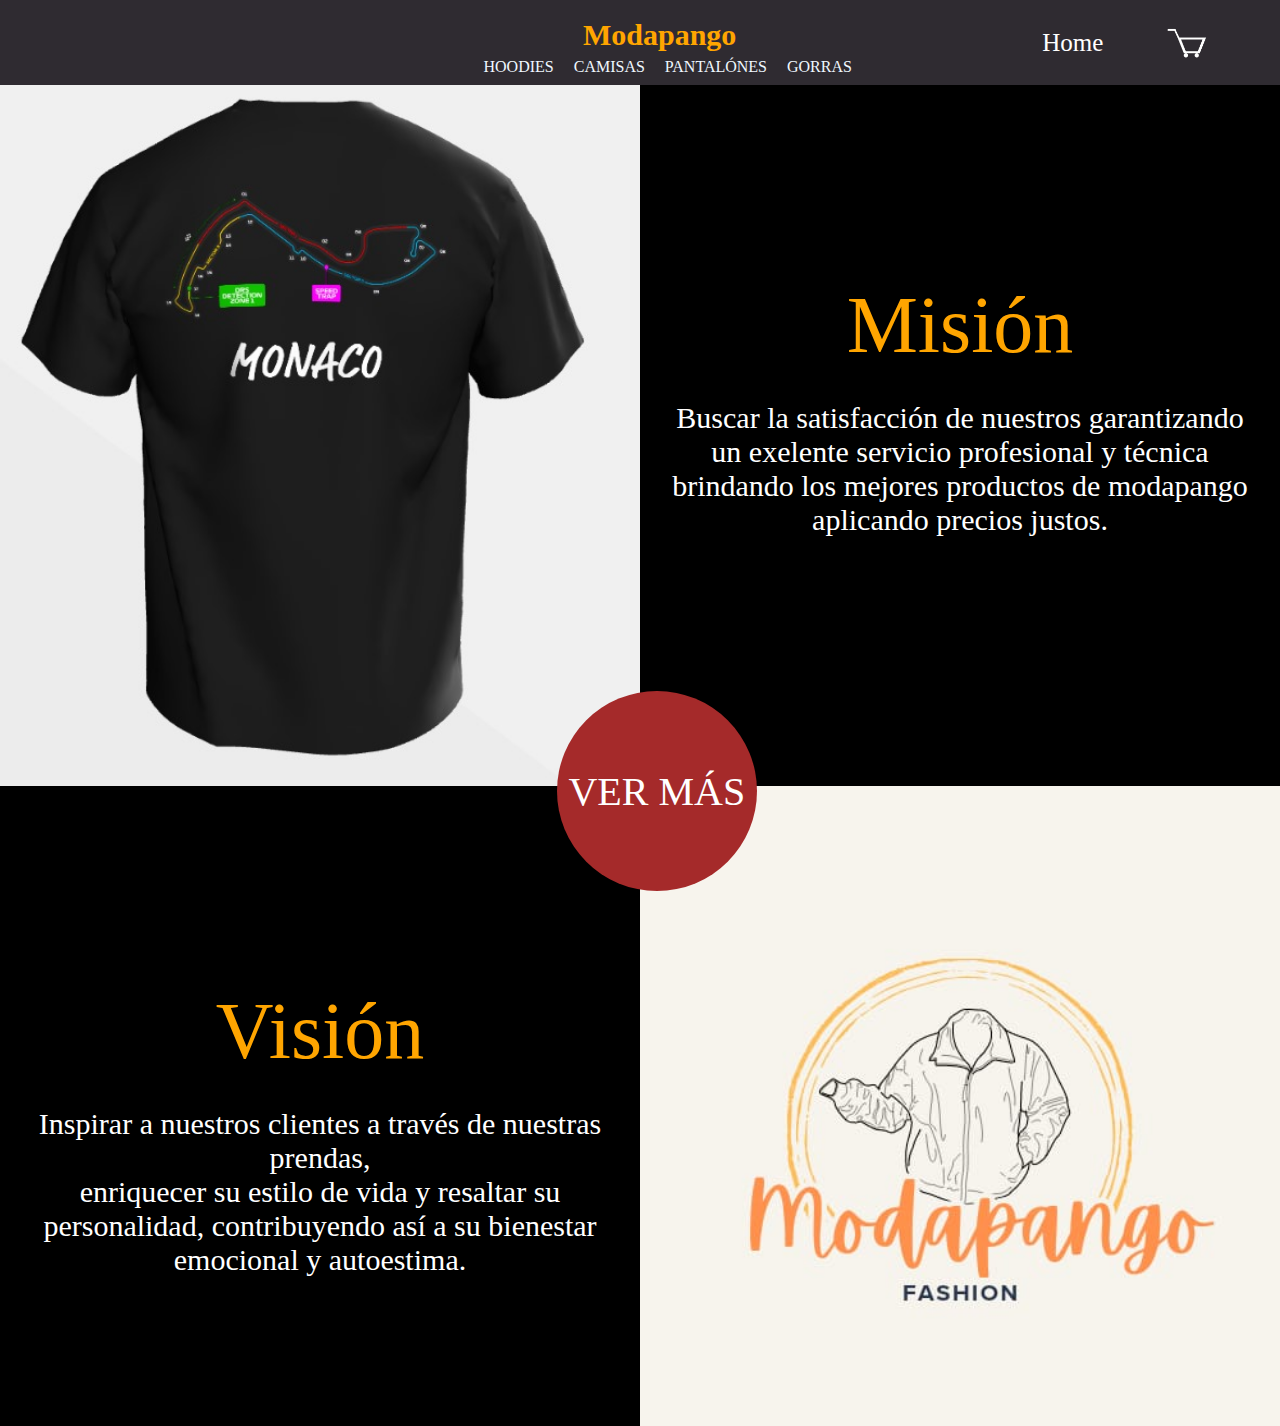
<file: index.html>
<!DOCTYPE html>
<html lang="en">
<head>
    <meta charset="UTF-8">
    <meta name="viewport" content="width=device-width, initial-scale=1.0">
    <link rel="stylesheet" href="style.css">
    <title>Modapango</title>
</head>
<header>
   
    <div class="cont-menu">
        <a href="index.html"><h2>Modapango</h2></a>
        <nav id="menu">
            <a href="hoddies.html">HOODIES</a>
            <a href="camisas.html">CAMISAS</a>
            <a href="pantalones.html">PANTALÓNES</a>
            <a href="gorras.html">GORRAS</a>
        </nav>
    </div>
  <div class="cont-menu2">
    <div class="home">
    
        <a href="home.html">Home</a>
    </div>
    
    <div class="cont-carrito">
        <img src="img/carrito blanco.png" alt="">

    </div>
    </div>
</header>

<body>
    <div class="cont-cuerpo">
            <div class="vermas">
                <a href="home.html">VER MÁS</a>
            </div>
        <div class="cont-cuerpo1">
            <div class="slider-frame">
                <ul>
                    <li><img src="img/c2.jpeg" alt=""></li>
                    <li><img src="img/EL SECRETO DE UN GRAN ESTILO ES SENTIRSE BIEN CON LO QUE VISTES.jpg" alt=""></li>
                    <li><img src="img/c1.jpeg" alt=""></li>
                    <li><img src="img/VISTETE A LA MODA CON MODAPANGO.jpg" alt=""></li>
                </ul>
            </div>
            <div class="mision">
                <div class="v2">
                <p>Misión</p>
                </div>
                <p>Buscar la satisfacción de nuestros garantizando un exelente servicio profesional y técnica brindando los mejores productos de modapango aplicando precios justos.</p>
            </div>
        </div>
        <div class="cont-cuerpo2">
            <div class="vision">
                <div class="v2">
                <p>Visión</p>
                </div>
                <p>Inspirar a nuestros clientes a través de nuestras prendas,
                    <br>
                    enriquecer su estilo de vida y resaltar su personalidad, contribuyendo así a su bienestar emocional y autoestima.</p>
            </div>
                <img src="img/logo.jpeg" alt="">

          
        </div>

    </div>
 

    
</body>
</html>
</file>
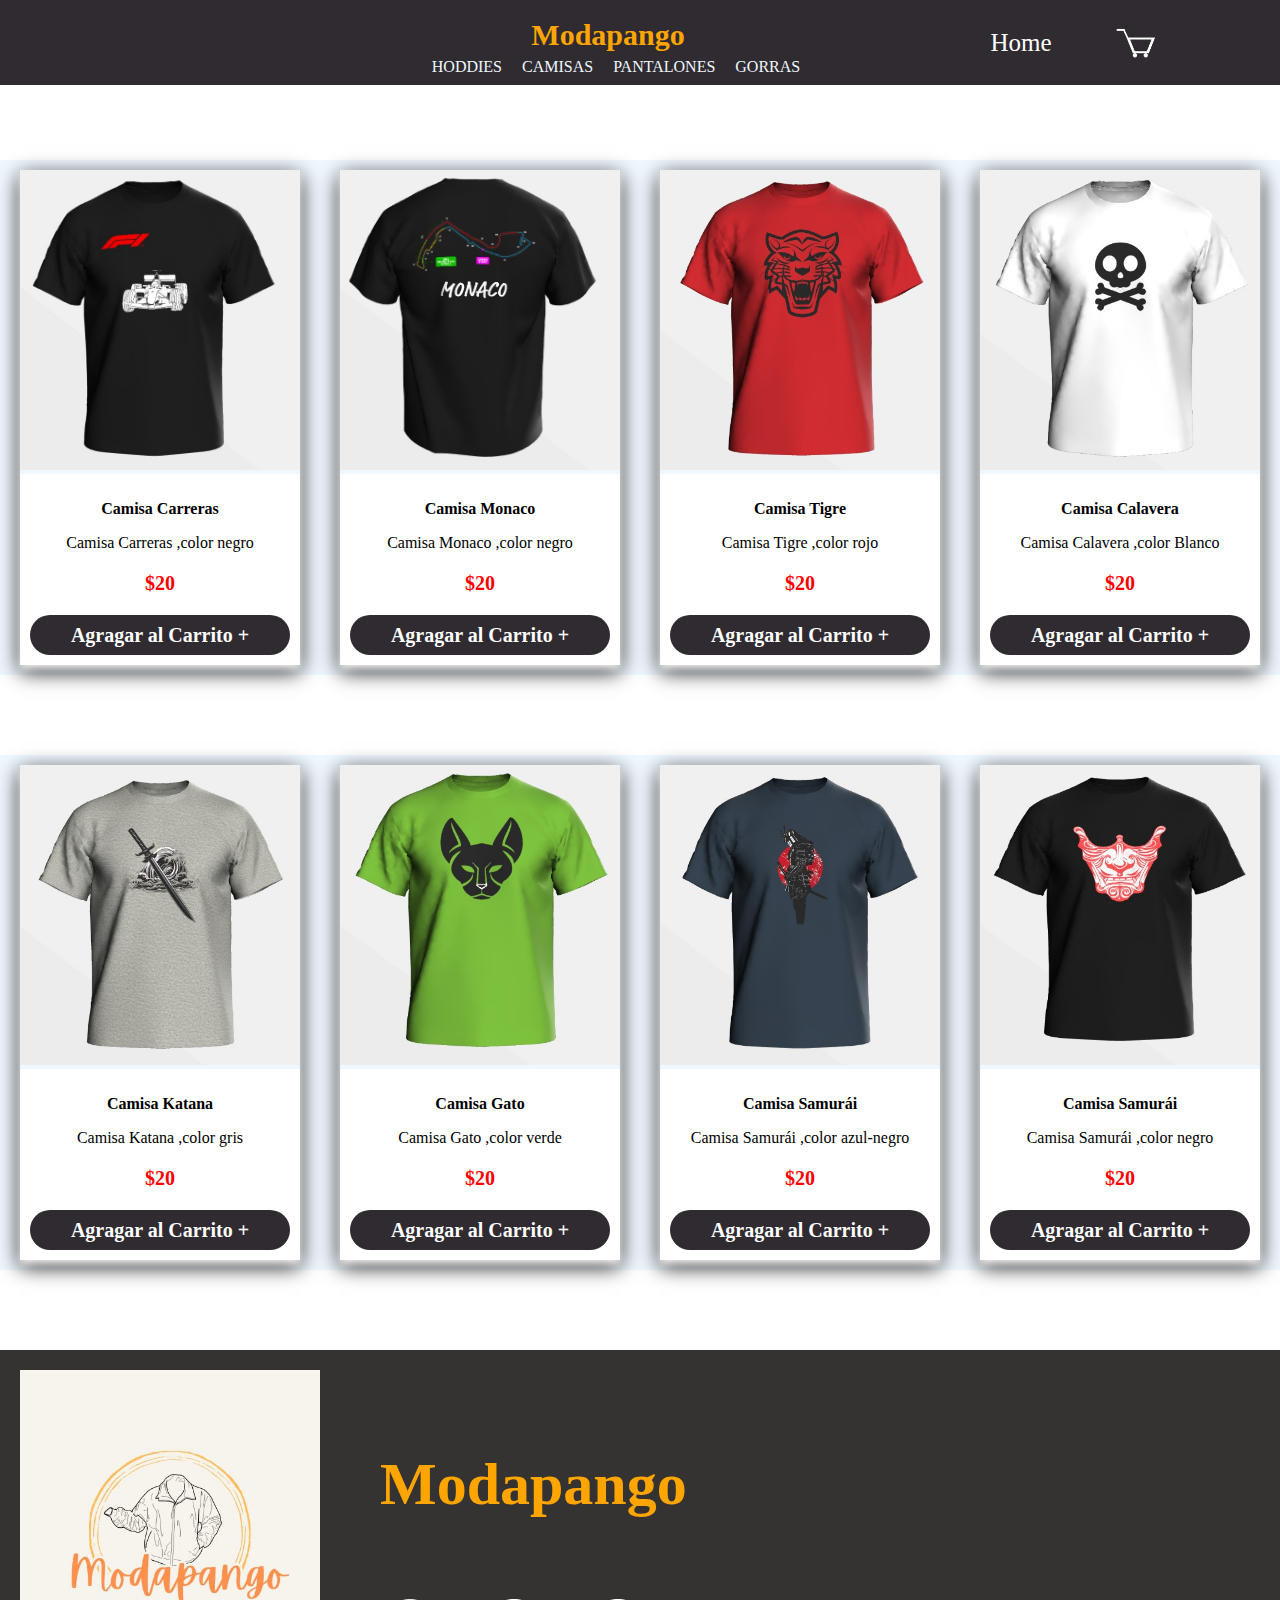
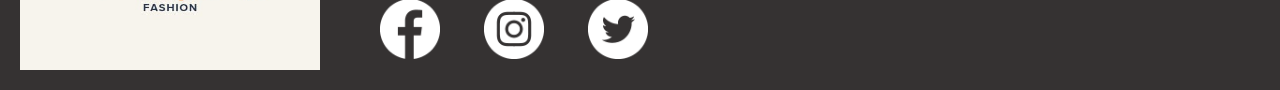
<file: camisas.html>
<!DOCTYPE html>
<html lang="en">
<head>
    <meta charset="UTF-8">
    <meta name="viewport" content="width=device-width, initial-scale=1.0">
    <link rel="stylesheet" href="camisas style.css">
    <title>Document</title>
</head>
<header>
   
    <div class="cont-menu">
        <a href="index.html"><h2>Modapango</h2></a>
        <nav id="menu">
            <a href="hoddies.html">HODDIES</a>
            <a href="camisas.html">CAMISAS</a>
            <a href="pantalones.html">PANTALONES</a>
            <a href="gorras.html">GORRAS</a>
        </nav>
    </div>
  <div class="cont-menu2">
    <div class="home">
    
        <a href="home.html">Home</a>
    </div>
    
    <div class="cont-carrito">
        <img src="img/carrito blanco.png" alt="">

    </div>
    </div>
</header>

<body>

    <div class="cont-cuerpo">

        

        <div class="cont-1">
            <div class="cont-producto">
                <div class="imagen">
                    <img src="img/c1.jpeg" alt="">
                </div>
                <div class="texto-producto">
                    <p><strong>Camisa Carreras</strong></p>
                    <p class="descripcion ">Camisa Carreras ,color negro </p>
                    <p class="precio"><strong>$20</strong></p>
                <div class="carrito">
                    <a href=""><strong>Agragar al Carrito +</strong></a>

                </div>                                    
                </div>
            </div>
            <div class="cont-producto">
                <div class="imagen">
                    <img src="img/c2.jpeg" alt="">
                </div>
                <div class="texto-producto">
                    <p><strong>Camisa Monaco</strong></p>
                    <p class="descripcion ">Camisa Monaco ,color negro </p>
                    <p class="precio"><strong>$20</strong></p>
                    <div class="carrito">
                        <a href=""><strong>Agragar al Carrito +</strong></a>
                       
                    </div> 
                </div>
            </div>
            <div class="cont-producto">
                <div class="imagen">
                    <img src="img/c3.jpeg" alt="">
                </div>
                <div class="texto-producto">
                    <p><strong>Camisa Tigre </strong></p>
                    <p class="descripcion ">Camisa Tigre ,color rojo </p>
                    <p class="precio"><strong>$20</strong></p>
                    <div class="carrito">
                        <a href=""><strong>Agragar al Carrito +</strong></a>
                        
                    </div> 
                </div>
            </div>
            <div class="cont-producto">
                <div class="imagen">
                    <img src="img/c4.jpeg" alt="">
                </div>
                <div class="texto-producto">
                    <p><strong>Camisa Calavera</strong></p>
                    <p class="descripcion ">Camisa Calavera ,color Blanco</p>
                    <p class="precio"><strong>$20</strong></p>
                    <div class="carrito">
                        <a href="" id="1"><strong>Agragar al Carrito +</strong></a>

                    </div> 
                    </div>
            </div>
            
         



        </div>
        
        <div class="cont-2">
            <div class="cont-producto">
                <div class="imagen">
                    <img src="img/c5.jpeg" alt="">
                </div>
                <div class="texto-producto">
                    <p><strong>Camisa Katana</strong></p>
                    <p class="descripcion ">Camisa Katana ,color gris</p>
                    <p class="precio"><strong>$20</strong></p>
                <div class="carrito">
                    <a href=""><strong>Agragar al Carrito +</strong></a>

                </div>                                    
                </div>
            </div>
            <div class="cont-producto">
                <div class="imagen">
                    <img src="img/c6.jpeg" alt="">
                </div>
                <div class="texto-producto">
                    <p><strong>Camisa Gato</strong></p>
                    <p class="descripcion ">Camisa Gato ,color verde</p>
                    <p class="precio"><strong>$20</strong></p>
                    <div class="carrito">
                        <a href=""><strong>Agragar al Carrito +</strong></a>
                       
                    </div> 
                </div>
            </div>
            <div class="cont-producto">
                <div class="imagen">
                    <img src="img/c7.jpeg" alt="">
                </div>
                <div class="texto-producto">
                    <p><strong>Camisa Samurái </strong></p>
                    <p class="descripcion ">Camisa Samurái ,color azul-negro</p>
                    <p class="precio"><strong>$20</strong></p>
                    <div class="carrito">
                        <a href=""><strong>Agragar al Carrito +</strong></a>
                        
                    </div> 
                </div>
            </div>
            <div class="cont-producto">
                <div class="imagen">
                    <img src="img/c8.jpeg" alt="">
                </div>
                <div class="texto-producto">
                    <p><strong>Camisa Samurái </strong></p>
                    <p class="descripcion ">Camisa Samurái ,color negro </p>
                    <p class="precio"><strong>$20</strong></p>
                    <div class="carrito">
                        <a href="" id="1"><strong>Agragar al Carrito +</strong></a>

                    </div> 
                    </div>
            </div>
            
         



        </div>
        <div class="footer">
                <img src="img/logo.jpeg" alt="">
                <div class="cont-footer">
                <div class="texto-footer">
                    <p><strong>Modapango</strong></p>
                  
                </div>
                <div class="redes">
                    <img src="img/facebook.png" alt="">
                    <img src="img/instagram.png" alt="">
                    <img src="img/twitter.png" alt="">
                </div>
                </div>
        </div>
</body>
</html>
</file>
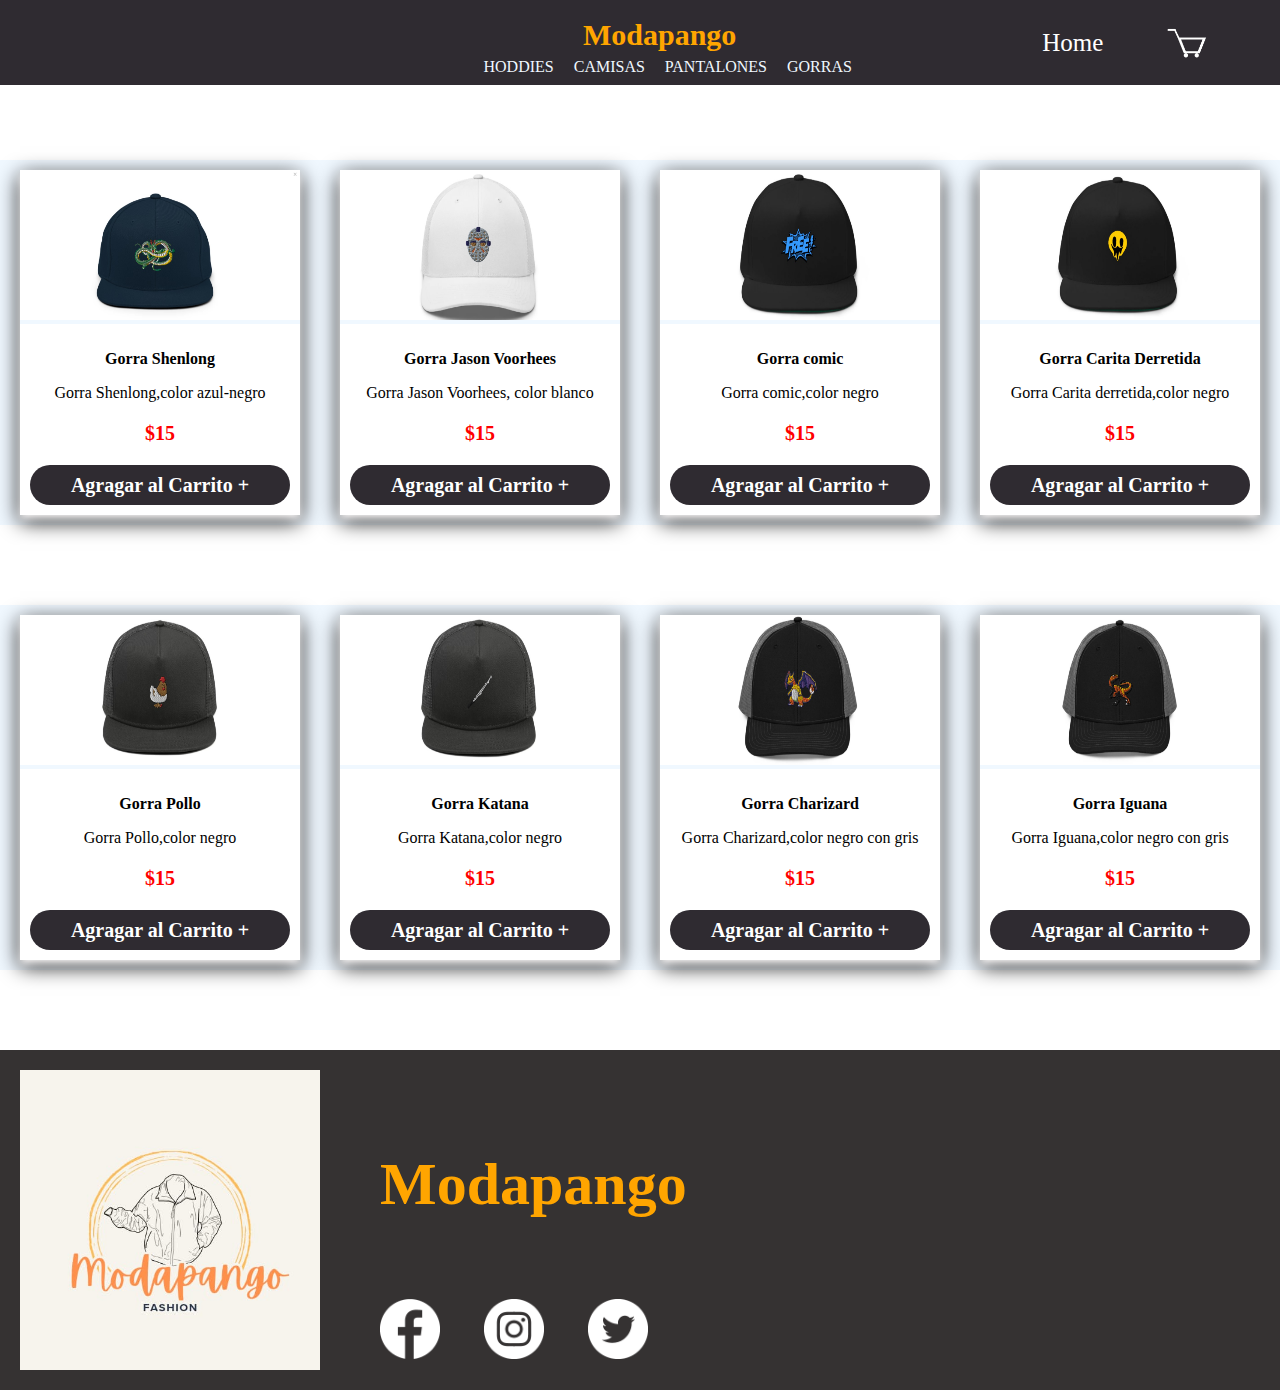
<file: gorras.html>
<!DOCTYPE html>
<html lang="en">
<head>
    <meta charset="UTF-8">
    <meta name="viewport" content="width=device-width, initial-scale=1.0">
    <link rel="stylesheet" href="gorras style.css">
    <title>Modapango</title>
</head>
<header>
   
    <div class="cont-menu">
        <a href="index.html"><h2>Modapango</h2></a>
        <nav id="menu">
            <a href="hoddies.html">HODDIES</a>
            <a href="camisas.html">CAMISAS</a>
            <a href="pantalones.html">PANTALONES</a>
            <a href="gorras.html">GORRAS</a>
        </nav>
    </div>
  <div class="cont-menu2">
    <div class="home">
    
        <a href="home.html">Home</a>
    </div>
    
    <div class="cont-carrito">
        <img src="img/carrito blanco.png" alt="">

    </div>
    </div>
</header>
<body>
    <div class="cont-cuerpo">

        

        <div class="cont-1">
            <div class="cont-producto">
                <div class="imagen">
                    <img src="img/g1.jpeg" alt="">
                </div>
                <div class="texto-producto">
                    <p><strong>Gorra Shenlong</strong></p>
                    <p class="descripcion ">Gorra Shenlong,color azul-negro</p>
                    <p class="precio"><strong>$15</strong></p>
                <div class="carrito">
                    <a href=""><strong>Agragar al Carrito +</strong></a>

                </div>                                    
                </div>
            </div>
            <div class="cont-producto">
                <div class="imagen">
                    <img src="img/g2.jpeg" alt="">
                </div>
                <div class="texto-producto">
                    <p><strong>Gorra Jason Voorhees</strong></p>
                    <p class="descripcion ">Gorra Jason Voorhees, color blanco</p>
                    <p class="precio"><strong>$15</strong></p>
                    <div class="carrito">
                        <a href=""><strong>Agragar al Carrito +</strong></a>
                       
                    </div> 
                </div>
            </div>
            <div class="cont-producto">
                <div class="imagen">
                    <img src="img/g3.jpeg" alt="">
                </div>
                <div class="texto-producto">
                    <p><strong>Gorra comic </strong></p>
                    <p class="descripcion ">Gorra comic,color negro</p>
                    <p class="precio"><strong>$15</strong></p>
                    <div class="carrito">
                        <a href=""><strong>Agragar al Carrito +</strong></a>
                        
                    </div> 
                </div>
            </div>
            <div class="cont-producto">
                <div class="imagen">
                    <img src="img/g4.jpeg" alt="">
                </div>
                <div class="texto-producto">
                    <p><strong>Gorra Carita Derretida</strong></p>
                    <p class="descripcion ">Gorra Carita derretida,color negro</p>
                    <p class="precio"><strong>$15</strong></p>
                    <div class="carrito">
                        <a href="" id="1"><strong>Agragar al Carrito +</strong></a>

                    </div> 
                    </div>
            </div>
            
         



        </div>
        
        <div class="cont-2">
            <div class="cont-producto">
                <div class="imagen">
                    <img src="img/g5.jpeg" alt="">
                </div>
                <div class="texto-producto">
                    <p><strong>Gorra Pollo</strong></p>
                    <p class="descripcion ">Gorra Pollo,color negro</p>
                    <p class="precio"><strong>$15</strong></p>
                <div class="carrito">
                    <a href=""><strong>Agragar al Carrito +</strong></a>

                </div>                                    
                </div>
            </div>
            <div class="cont-producto">
                <div class="imagen">
                    <img src="img/g6.jpeg" alt="">
                </div>
                <div class="texto-producto">
                    <p><strong>Gorra Katana</strong></p>
                    <p class="descripcion ">Gorra Katana,color negro</p>
                    <p class="precio"><strong>$15</strong></p>
                    <div class="carrito">
                        <a href=""><strong>Agragar al Carrito +</strong></a>
                       
                    </div> 
                </div>
            </div>
            <div class="cont-producto">
                <div class="imagen">
                    <img src="img/g7.jpeg" alt="">
                </div>
                <div class="texto-producto">
                    <p><strong>Gorra Charizard</strong></p>
                    <p class="descripcion ">Gorra Charizard,color negro con gris</p>
                    <p class="precio"><strong>$15</strong></p>
                    <div class="carrito">
                        <a href=""><strong>Agragar al Carrito +</strong></a>
                        
                    </div> 
                </div>
            </div>
            <div class="cont-producto">
                <div class="imagen">
                    <img src="img/g8.jpeg" alt="">
                </div>
                <div class="texto-producto">
                    <p><strong>Gorra Iguana</strong></p>
                    <p class="descripcion ">Gorra Iguana,color negro con gris</p>
                    <p class="precio"><strong>$15</strong></p>
                    <div class="carrito">
                        <a href="" id="1"><strong>Agragar al Carrito +</strong></a>

                    </div> 
                    </div>
            </div>
            
         



        </div>
        <div class="footer">
                <img src="img/logo.jpeg" alt="">
                <div class="cont-footer">
                <div class="texto-footer">
                    <p><strong>Modapango</strong></p>
                  
                </div>
                <div class="redes">
                    <img src="img/facebook.png" alt="">
                    <img src="img/instagram.png" alt="">
                    <img src="img/twitter.png" alt="">
                </div>
                </div>
        </div>
</body>
</html>
</file>
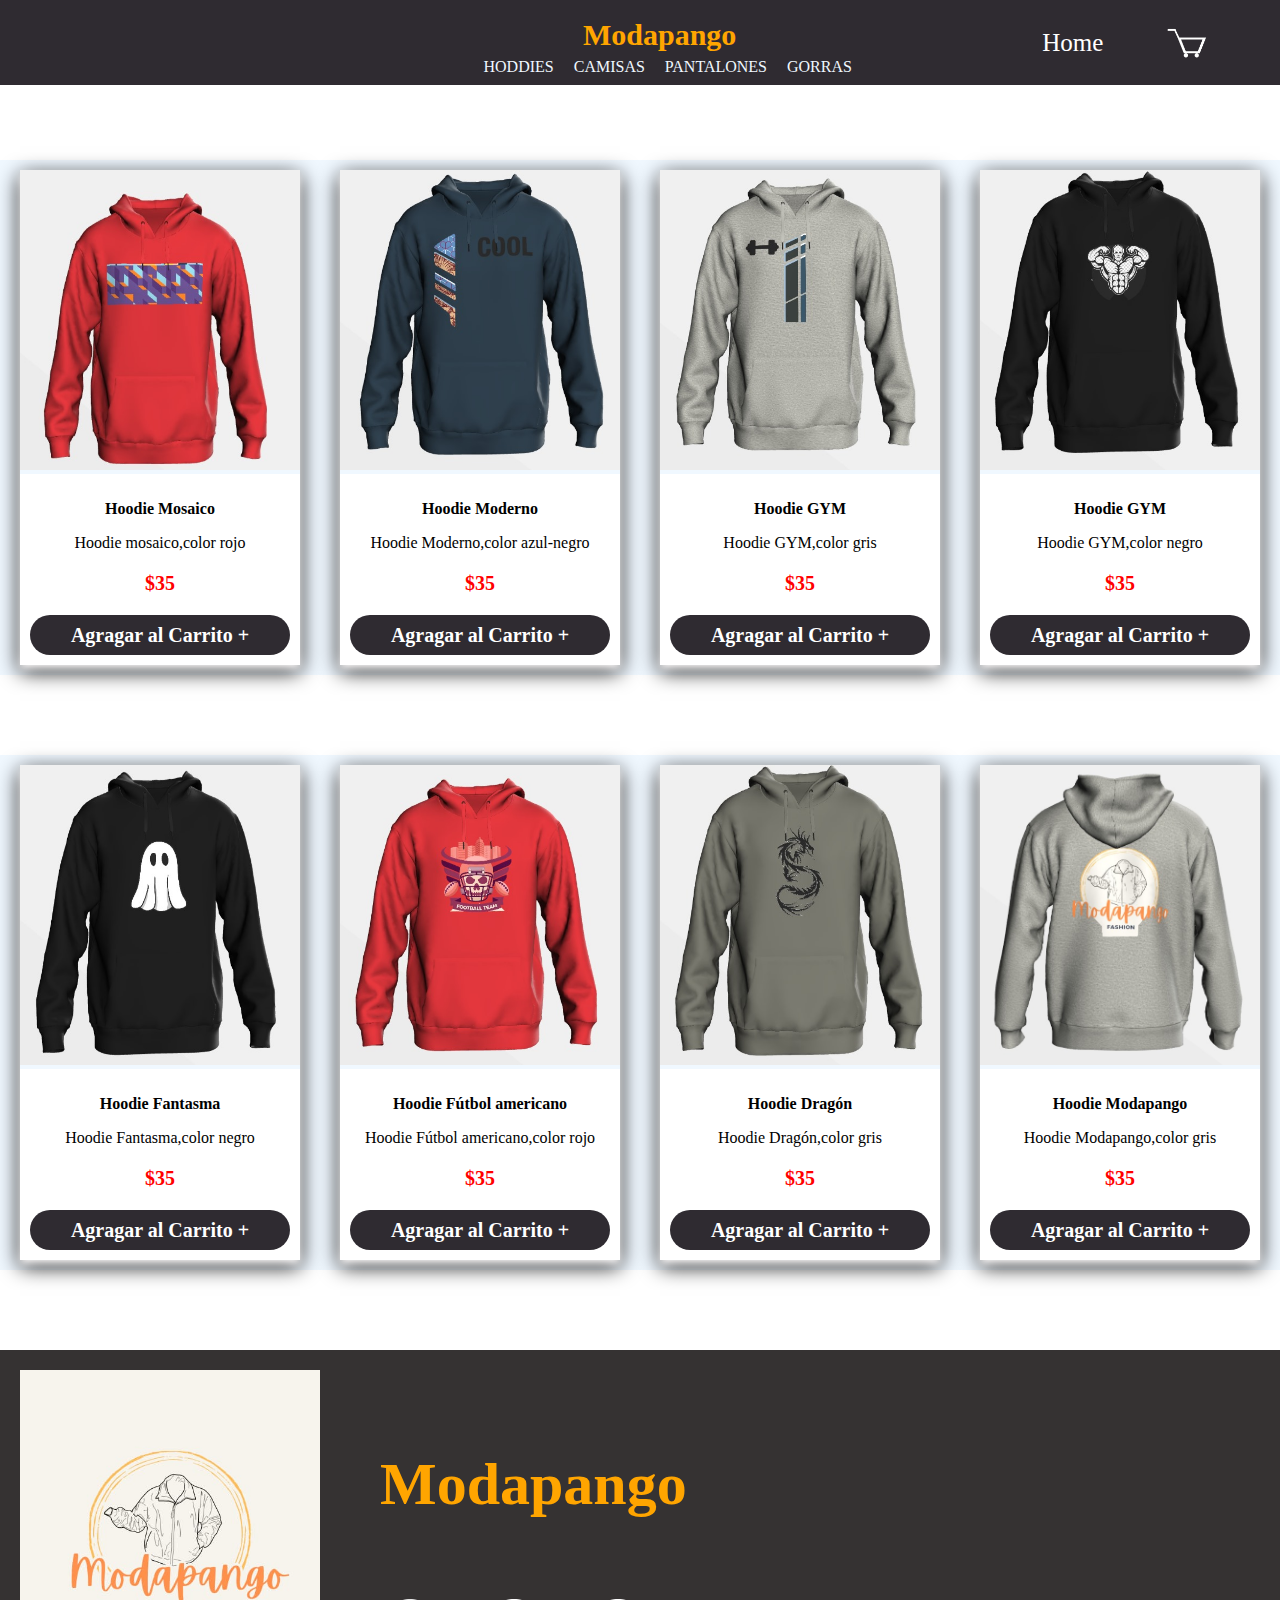
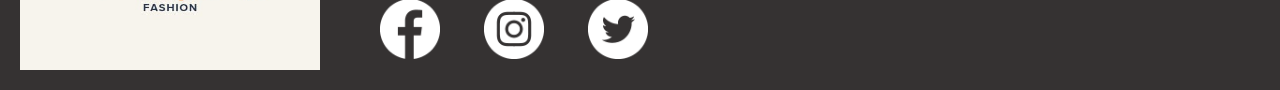
<file: hoddies.html>
<!DOCTYPE html>
<html lang="en">
<head>
    <meta charset="UTF-8">
    <meta name="viewport" content="width=device-width, initial-scale=1.0">
    <link rel="stylesheet" href="hoddies style.css">
    <title>Modapango</title>
</head>
<header>
   
    <div class="cont-menu">
        <a href="index.html"><h2>Modapango</h2></a>
        <nav id="menu">
            <a href="hoddies.html">HODDIES</a>
            <a href="camisas.html">CAMISAS</a>
            <a href="pantalones.html">PANTALONES</a>
            <a href="gorras.html">GORRAS</a>
        </nav>
    </div>
  <div class="cont-menu2">
    <div class="home">
    
        <a href="home.html">Home</a>
    </div>
    
    <div class="cont-carrito">
        <img src="img/carrito blanco.png" alt="">

    </div>
    </div>
</header>

<body>
    <div class="cont-cuerpo">

        

        <div class="cont-1">
            <div class="cont-producto">
                <div class="imagen">
                    <img src="img/s1.jpeg" alt="">
                </div>
                <div class="texto-producto">
                    <p><strong>Hoodie Mosaico</strong></p>
                    <p class="descripcion ">Hoodie mosaico,color rojo</p>
                    <p class="precio"><strong>$35</strong></p>
                <div class="carrito">
                    <a href=""><strong>Agragar al Carrito +</strong></a>

                </div>                                    
                </div>
            </div>
            <div class="cont-producto">
                <div class="imagen">
                    <img src="img/s2.jpeg" alt="">
                </div>
                <div class="texto-producto">
                    <p><strong>Hoodie Moderno</strong></p>
                    <p class="descripcion ">Hoodie Moderno,color azul-negro</p>
                    <p class="precio"><strong>$35</strong></p>
                    <div class="carrito">
                        <a href=""><strong>Agragar al Carrito +</strong></a>
                       
                    </div> 
                </div>
            </div>
            <div class="cont-producto">
                <div class="imagen">
                    <img src="img/s3.jpeg" alt="">
                </div>
                <div class="texto-producto">
                    <p><strong>Hoodie GYM</strong></p>
                    <p class="descripcion ">Hoodie GYM,color gris</p>
                    <p class="precio"><strong>$35</strong></p>
                    <div class="carrito">
                        <a href=""><strong>Agragar al Carrito +</strong></a>
                        
                    </div> 
                </div>
            </div>
            <div class="cont-producto">
                <div class="imagen">
                    <img src="img/s4.jpeg" alt="">
                </div>
                <div class="texto-producto">
                    <p><strong>Hoodie GYM</strong></p>
                    <p class="descripcion ">Hoodie GYM,color negro</p>
                    <p class="precio"><strong>$35</strong></p>
                    <div class="carrito">
                        <a href="" id="1"><strong>Agragar al Carrito +</strong></a>

                    </div> 
                    </div>
            </div>
            
         



        </div>
        
        <div class="cont-2">
            <div class="cont-producto">
                <div class="imagen">
                    <img src="img/s5.jpeg" alt="">
                </div>
                <div class="texto-producto">
                    <p><strong>Hoodie Fantasma</strong></p>
                    <p class="descripcion ">Hoodie Fantasma,color negro</p>
                    <p class="precio"><strong>$35</strong></p>
                <div class="carrito">
                    <a href=""><strong>Agragar al Carrito +</strong></a>

                </div>                                    
                </div>
            </div>
            <div class="cont-producto">
                <div class="imagen">
                    <img src="img/s6.jpeg" alt="">
                </div>
                <div class="texto-producto">
                    <p><strong>Hoodie Fútbol americano</strong></p>
                    <p class="descripcion ">Hoodie Fútbol americano,color rojo</p>
                    <p class="precio"><strong>$35</strong></p>
                    <div class="carrito">
                        <a href=""><strong>Agragar al Carrito +</strong></a>
                       
                    </div> 
                </div>
            </div>
            <div class="cont-producto">
                <div class="imagen">
                    <img src="img/s7.jpeg" alt="">
                </div>
                <div class="texto-producto">
                    <p><strong>Hoodie Dragón</strong></p>
                    <p class="descripcion ">Hoodie Dragón,color gris</p>
                    <p class="precio"><strong>$35</strong></p>
                    <div class="carrito">
                        <a href=""><strong>Agragar al Carrito +</strong></a>
                        
                    </div> 
                </div>
            </div>
            <div class="cont-producto">
                <div class="imagen">
                    <img src="img/s8.jpeg" alt="">
                </div>
                <div class="texto-producto">
                    <p><strong>Hoodie Modapango</strong></p>
                    <p class="descripcion ">Hoodie Modapango,color gris</p>
                    <p class="precio"><strong>$35</strong></p>
                    <div class="carrito">
                        <a href="" id="1"><strong>Agragar al Carrito +</strong></a>

                    </div> 
                    </div>
            </div>
            
         



        </div>
        <div class="footer">
                <img src="img/logo.jpeg" alt="">
                <div class="cont-footer">
                <div class="texto-footer">
                    <p><strong>Modapango</strong></p>
                  
                </div>
                <div class="redes">
                    <img src="img/facebook.png" alt="">
                    <img src="img/instagram.png" alt="">
                    <img src="img/twitter.png" alt="">
                </div>
                </div>
        </div>
</body>
</html>
</file>
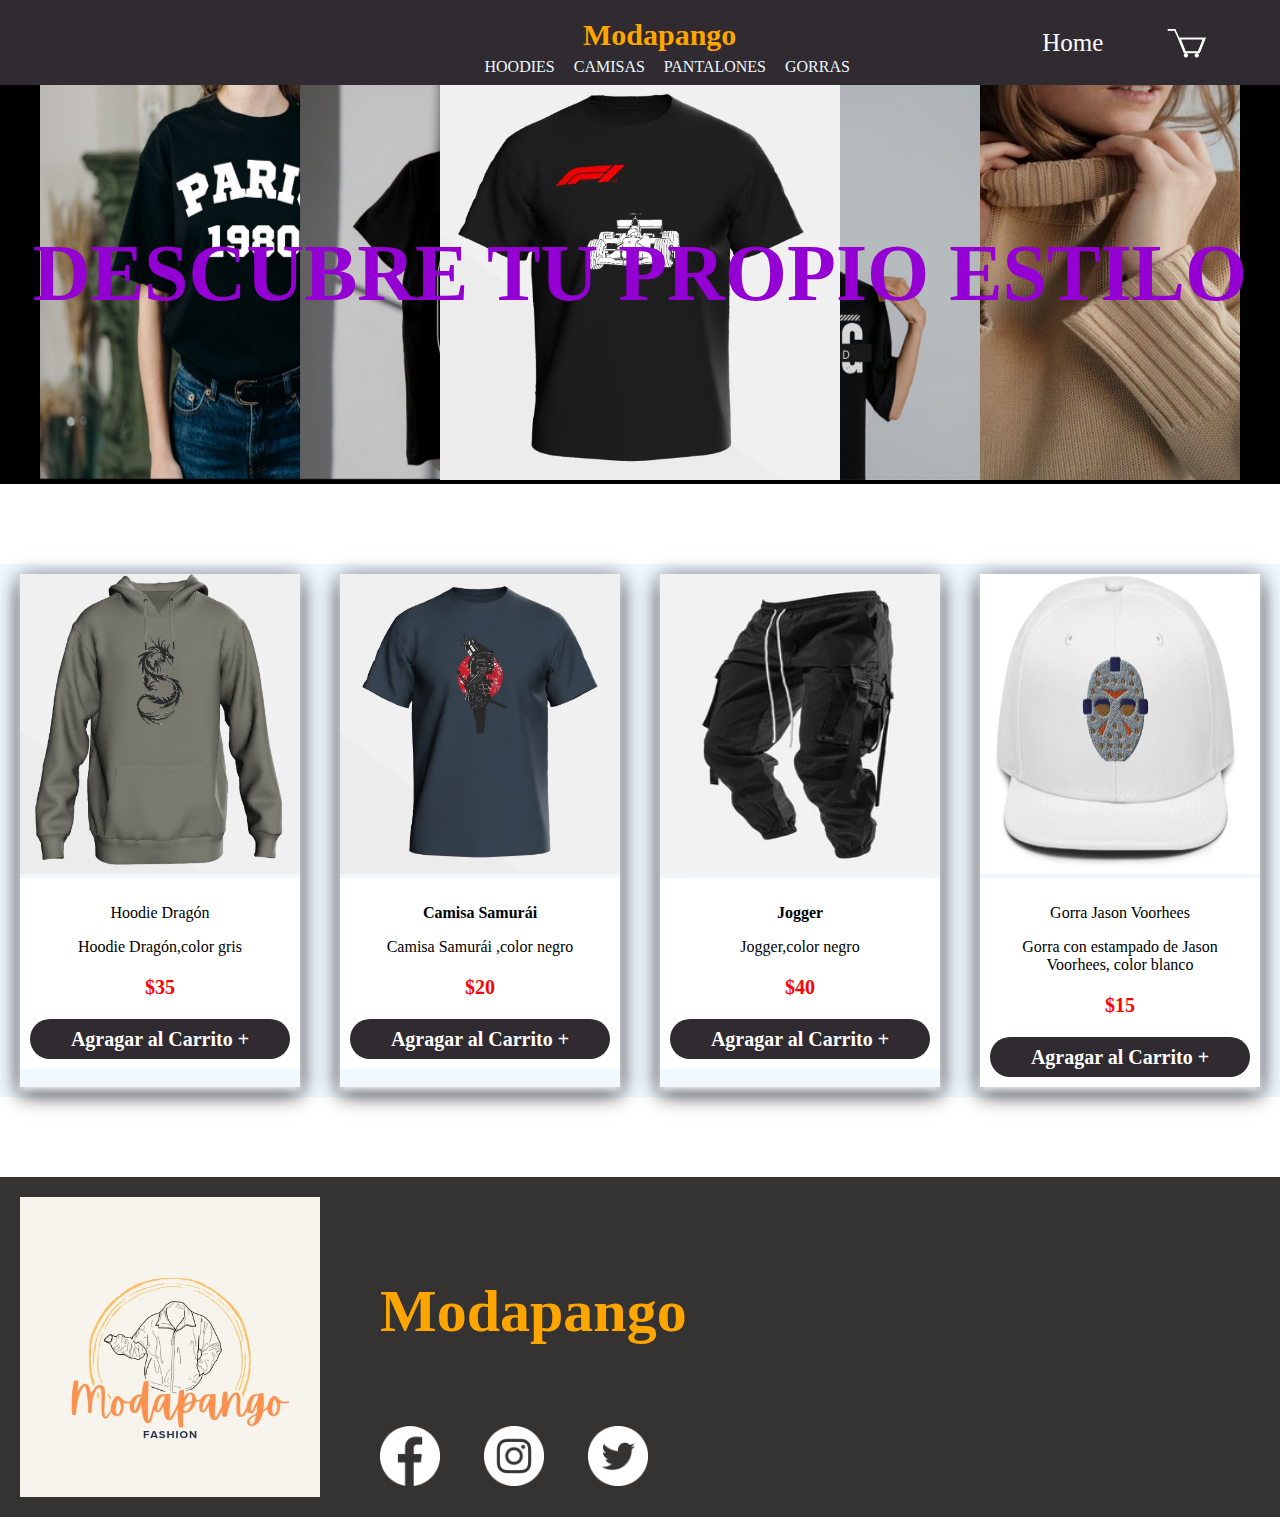
<file: home.html>
<!DOCTYPE html>
<html lang="en">
<head>
    <meta charset="UTF-8">
    <meta name="viewport" content="width=device-width, initial-scale=1.0">
    <link rel="stylesheet" href="homestyle.css">
    <title>Modapango</title>
</head>
<header>
   
    <div class="cont-menu">
        <a href="index.html"><h2>Modapango</h2></a>
        <nav id="menu">
            <a href="hoddies.html">HOODIES</a>
            <a href="camisas.html">CAMISAS</a>
            <a href="pantalones.html">PANTALONES</a>
            <a href="gorras.html">GORRAS</a>
        </nav>
    </div>
  <div class="cont-menu2">
    <div class="home">
    
        <a href="home.html">Home</a>
    </div>
    
    <div class="cont-carrito">
        <img src="img/carrito blanco.png" alt="">

    </div>
    </div>
</header>
<body>
    <div class="cont-cuerpo">

        <div class="coso">
            <div class="textoxd">
                <strong>DESCUBRE TU PROPIO ESTILO </strong>
            </div>

            <div class="img1"><img src="img/1.jpeg" alt=""></div>
            <div class="img2"><img src="img/3.jpeg" alt=""></div>
            <div class="img3"><img src="img/c1.jpeg" alt=""></div>
            <div class="img4"><img src="img/9.jpeg" alt=""></div>
            <div class="img5"><img src="img/8.jpeg" alt=""></div>
        </div>



        <div class="cont-1">
            <div class="cont-producto">
                <div class="imagen">
                    <img src="img/s7.jpeg" alt="">
                </div>
                <div class="texto-producto">
                    <p>Hoodie Dragón</p>
                    <p class="descripcion ">Hoodie Dragón,color gris</p>
                    <p class="precio"><strong>$35</strong></p>
                <div class="carrito">
                    <a href=""><strong>Agragar al Carrito +</strong></a>

                </div>                                    
                </div>
            </div>
            <div class="cont-producto">
                <div class="imagen">
                    <img src="img/c7.jpeg" alt="">
                </div>
                <div class="texto-producto">
                    <p><strong>Camisa Samurái </strong></p>
                    <p class="descripcion ">Camisa Samurái ,color negro </p>
                    <p class="precio"><strong>$20</strong></p>
                    <div class="carrito">
                        <a href=""><strong>Agragar al Carrito +</strong></a>
                       
                    </div> 
                </div>
            </div>
            <div class="cont-producto">
                <div class="imagen">
                    <img src="img/p6.jpeg" alt="">
                </div>
                <div class="texto-producto">
                    <p><strong>Jogger </strong></p>
                    <p class="descripcion ">Jogger,color negro </p>
                    <p class="precio"><strong>$40</strong></p>
                    <div class="carrito">
                        <a href=""><strong>Agragar al Carrito +</strong></a>
                        
                    </div> 
                </div>
            </div>
            <div class="cont-producto">
                <div class="imagen">
                    <img src="img/g9.jpeg" alt="">
                </div>
                <div class="texto-producto">
                    <p>Gorra Jason Voorhees</p>
                    <p class="descripcion ">Gorra con estampado de Jason Voorhees, color blanco</p>
                    <p class="precio"><strong>$15</strong></p>
                    <div class="carrito">
                        <a href="" id="1"><strong>Agragar al Carrito +</strong></a>

                    </div> 
                </div>
            </div>
         



        </div>
        <div class="footer">
                <img src="img/logo.jpeg" alt="">
                <div class="cont-footer">
                <div class="texto-footer">
                    <p><strong>Modapango</strong></p>
                  
                </div>
                <div class="redes">
                    <img src="img/facebook.png" alt="">
                    <img src="img/instagram.png" alt="">
                    <img src="img/twitter.png" alt="">
                </div>
                </div>
        </div>
    
</body>
</html>
</file>
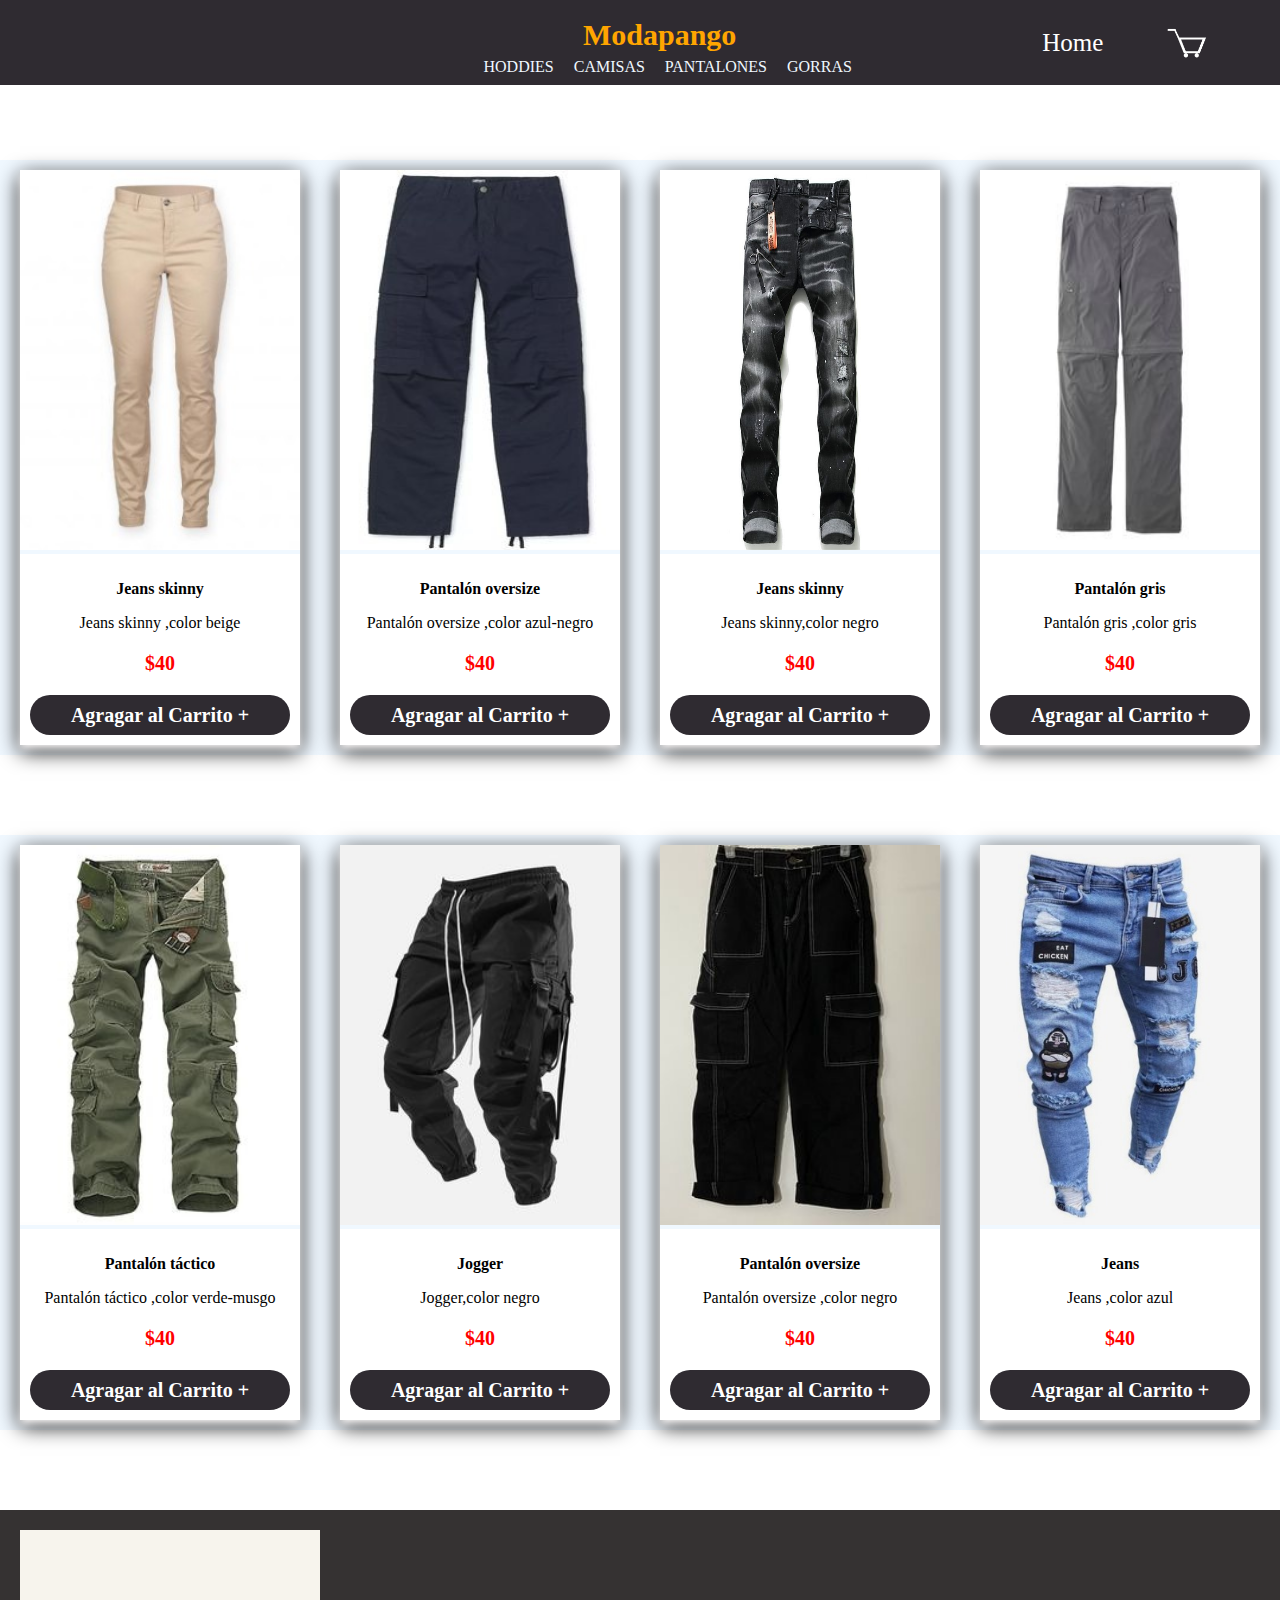
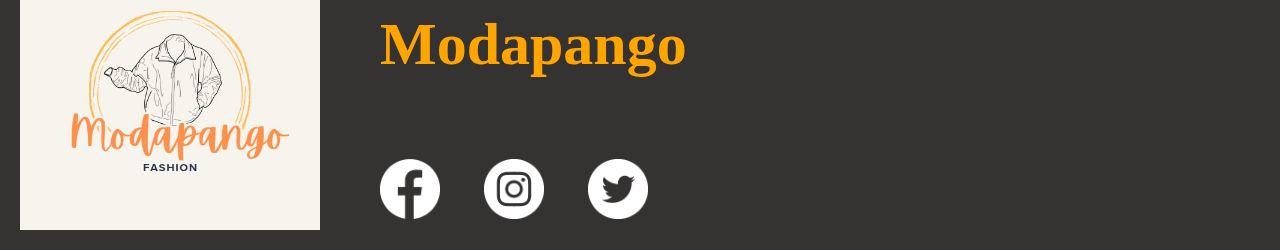
<file: pantalones.html>
<!DOCTYPE html>
<html lang="en">
<head>
    <meta charset="UTF-8">
    <meta name="viewport" content="width=device-width, initial-scale=1.0">
    <link rel="stylesheet" href="pantalones style.css">
    <title>Modapango</title>
</head>
<header>
   
    <div class="cont-menu">
        <a href="index.html"><h2>Modapango</h2></a>
        <nav id="menu">
            <a href="hoddies.html">HODDIES</a>
            <a href="camisas.html">CAMISAS</a>
            <a href="pantalones.html">PANTALONES</a>
            <a href="gorras.html">GORRAS</a>
        </nav>
    </div>
  <div class="cont-menu2">
    <div class="home">
    
        <a href="home.html">Home</a>
    </div>
    
    <div class="cont-carrito">
        <img src="img/carrito blanco.png" alt="">

    </div>
    </div>
</header>
<body>
    <div class="cont-cuerpo">

        

        <div class="cont-1">
            <div class="cont-producto">
                <div class="imagen">
                    <img src="img/p1.jpeg" alt="">
                </div>
                <div class="texto-producto">
                    <p><strong>Jeans skinny</strong></p>
                    <p class="descripcion ">Jeans skinny ,color beige </p>
                    <p class="precio"><strong>$40</strong></p>
                <div class="carrito">
                    <a href=""><strong>Agragar al Carrito +</strong></a>

                </div>                                    
                </div>
            </div>
            <div class="cont-producto">
                <div class="imagen">
                    <img src="img/p2.jpeg" alt="">
                </div>
                <div class="texto-producto">
                    <p><strong>Pantalón oversize</strong></p>
                    <p class="descripcion ">Pantalón oversize ,color azul-negro </p>
                    <p class="precio"><strong>$40</strong></p>
                    <div class="carrito">
                        <a href=""><strong>Agragar al Carrito +</strong></a>
                       
                    </div> 
                </div>
            </div>
            <div class="cont-producto">
                <div class="imagen">
                    <img src="img/p3.jpeg" alt="">
                </div>
                <div class="texto-producto">
                    <p><strong>Jeans skinny</strong></p>
                    <p class="descripcion ">Jeans skinny,color negro</p>
                    <p class="precio"><strong>$40</strong></p>
                    <div class="carrito">
                        <a href=""><strong>Agragar al Carrito +</strong></a>
                        
                    </div> 
                </div>
            </div>
            <div class="cont-producto">
                <div class="imagen">
                    <img src="img/p4.jpeg" alt="">
                </div>
                <div class="texto-producto">
                    <p><strong>Pantalón gris</strong></p>
                    <p class="descripcion ">Pantalón gris ,color gris </p>
                    <p class="precio"><strong>$40</strong></p>
                    <div class="carrito">
                        <a href="" id="1"><strong>Agragar al Carrito +</strong></a>

                    </div> 
                    </div>
            </div>
            
         



        </div>
        
        <div class="cont-2">
            <div class="cont-producto">
                <div class="imagen">
                    <img src="img/p5.jpeg" alt="">
                </div>
                <div class="texto-producto">
                    <p><strong>Pantalón táctico</strong></p>
                    <p class="descripcion ">Pantalón táctico ,color verde-musgo </p>
                    <p class="precio"><strong>$40</strong></p>
                <div class="carrito">
                    <a href=""><strong>Agragar al Carrito +</strong></a>

                </div>                                    
                </div>
            </div>
            <div class="cont-producto">
                <div class="imagen">
                    <img src="img/p6.jpeg" alt="">
                </div>
                <div class="texto-producto">
                    <p><strong>Jogger </strong></p>
                    <p class="descripcion ">Jogger,color negro </p>
                    <p class="precio"><strong>$40</strong></p>
                    <div class="carrito">
                        <a href=""><strong>Agragar al Carrito +</strong></a>
                       
                    </div> 
                </div>
            </div>
            <div class="cont-producto">
                <div class="imagen">
                    <img src="img/p7.jpeg" alt="">
                </div>
                <div class="texto-producto">
                    <p><strong>Pantalón oversize </strong></p>
                    <p class="descripcion ">Pantalón oversize ,color negro </p>
                    <p class="precio"><strong>$40</strong></p>
                    <div class="carrito">
                        <a href=""><strong>Agragar al Carrito +</strong></a>
                        
                    </div> 
                </div>
            </div>
            <div class="cont-producto">
                <div class="imagen">
                    <img src="img/p8.jpeg" alt="">
                </div>
                <div class="texto-producto">
                    <p><strong>Jeans  </strong></p>
                    <p class="descripcion ">Jeans ,color azul </p>
                    <p class="precio"><strong>$40</strong></p>
                    <div class="carrito">
                        <a href="" id="1"><strong>Agragar al Carrito +</strong></a>

                    </div> 
                    </div>
            </div>
            
         



        </div>
        <div class="footer">
                <img src="img/logo.jpeg" alt="">
                <div class="cont-footer">
                <div class="texto-footer">
                    <p><strong>Modapango</strong></p>
                  
                </div>
                <div class="redes">
                    <img src="img/facebook.png" alt="">
                    <img src="img/instagram.png" alt="">
                    <img src="img/twitter.png" alt="">
                </div>
                </div>
        </div>
</body>
</html>
</file>
<file: style.css>
body{
    padding: 0px;
    margin: 0px;
	
}
header{
    background-color: #2f2b31;
    position:  fixed;
	z-index: 50;
	width: 100%;
	height: 85px;
    text-align: center;
    display: flex;
    justify-content: center;
    justify-content: space-evenly;

	
}
header h2{
	height: 20px;
	font-size: 30px;
	padding-bottom: 20px;
    margin: 0px;
    color: orange;
}


.cont-menu{
    margin-left: 30%;
	width:800px
	
   
}
.cont-menu a{
    text-decoration: none;
    color: aliceblue;
	padding-left: 16px;
}
.cont-menu a:hover{
	color: aqua;
}
.cont-menu2{

    display: flex;
    justify-content:center;
    width: 500px;
    align-items: center;
}
.home a{
    padding: 50px;
    color: white;
    text-decoration: none;
	font-size: 25px;
    

}
.cont-carrito img{
    width: 70px;
	margin-top: 15px;

}


.cont-cuerpo{
	background-color: black;
	position: relative;
	
	
}
.vermas{
	background-color: brown;
	width: 200px;
	height: 200px;
	border-radius: 100%;
	position: absolute;
	top: 48.5%;
	right: 45.5%;
	left: 43.5%;
	bottom: 45%;
	display: flex;
	justify-content: center;
	align-items: center;
}
.vermas a{
	text-decoration: none;
	color: white;
	font-size: 40px;
	
}

.vermas a:hover{
	color:cadetblue;

}
.cont-cuerpo1{
	display: flex;
	padding-top: 80px;
}
.mision{
	width: 50%;
}
.mision p{
	color: white;
	text-align: center;
	font-size: 30px;
	margin-left: 30px;
	margin-right: 30px;
}



.slider-frame {
	width: 50%;
    height: auto;
	margin:0px;
	overflow: hidden;
}

.slider-frame ul {
	display: flex;
	padding: 0;
    margin: 0px;
	width: 400%;
	
	animation: slide 20s infinite alternate ease-in-out;
}

.slider-frame li {
	width: 100%;
	list-style: none;
}

.slider-frame img {
	width: 100%;
	height: 100%;
}

@keyframes slide {
	0% {margin-left: 0;}
	20% {margin-left: 0;}
	
	25% {margin-left: -100%;}
	45% {margin-left: -100%;}
	
	50% {margin-left: -200%;}
	70% {margin-left: -200%;}
	
	75% {margin-left: -300%;}
	100% {margin-left: -300%;}
    
}
.cont-cuerpo2{
	display: flex;

}
.cont-cuerpo2 img{
width: 50%;

}
.vision{
background-color: #000000;
width: 50%;

}

.vision p{
	color: white;
	text-align: center;
	margin-left: 30px;
	margin-right: 30px;
	font-size: 30px;
}
.v2 p{
	color: orange;
	font-size: 80px;
	margin-top: 200px;
	margin-bottom: 0px;
}
</file>
<file: camisas style.css>
body{
    padding: 0px;
    margin: 0px;
	
}
header{
    background-color: #2f2b31;
    position:  fixed;
	z-index: 50;
	width: 100%;
	height: 85px;
    text-align: center;
    display: flex;
    justify-content: center;
    justify-content: space-evenly;

	
}
header h2{
	height: 20px;
	font-size: 30px;
	padding-bottom: 20px;
    margin: 0px;
    color: orange;
}
.cont-menu{
    margin-left: 30%;
   width:800px
}
.cont-menu a{
    text-decoration: none;
    color: aliceblue;
	padding-left: 16px;
}
.cont-menu a:hover{
	color: aqua;
}
.cont-menu2{

    display: flex;
    justify-content:center;
    width: 800px;
    align-items: center;
}
.home a{
    padding: 50px;
    color: white;
    text-decoration: none;
	font-size: 25px;
    

}
.cont-carrito img{
    width: 70px;
	margin-top: 15px;

}
.cont-cuerpo{
	
	position: relative;
    padding-top: 80px;
    width: 100%;
    height:auto;

}

.cont-1{
    background-color: aliceblue; 
    margin-top: 80px;
    margin-bottom: 80px;
    display: flex;
  
  }
  .cont-2{
    background-color: aliceblue; 
    margin-top: 80px;
    margin-bottom: 80px;
    display: flex;
  
  }
  .cont-producto{
      margin: 10px 20px;
      box-shadow: 0 4px 8px 0 rgb(252, 250, 250), 0 6px 20px black  ;
      width: 350px;
  }   
  .cont-producto img{
      width: 100%;
      height: 300px;
      
  
  }
  .cont-producto:hover{
      border: 1px solid transparent;
     /* transform: scale(200%);*/
  
  }
  .texto-producto{
      text-align: center;
      color: rgb(0, 0, 0);
      padding: 10px;
      background-color:white;
  }
  .precio{
      color: red;
      font-size: 20px;
      
  }
  .carrito{
      height: 40px;
      border-radius: 25px;
      border-color: 1px solid black;
      background-color: #2f2b31;
      cursor: pointer;
      display: flex;
      justify-content: center;
      align-items: center;
  }
  .carrito:hover{
  background-color: #000000;
  }
  
  .carrito a{
      color: white;
      text-decoration: none;
      text-align: center;
      vertical-align: middle;
      font-size: 20px;
      
  }
  .footer{
      background-color: rgb(53, 50, 50);
      display: flex;
      width: 100%;
      height: 340px; ;
      
  }
  .footer img{
      margin: 20px;
      width: 300px;
      height: 300px;
  }
  
  .texto-footer p{
      text-align: center;
      color: orange;
      font-size: 60px;
      width: 100%;
      height: 50%;
    
  }
  .texto-footer{
      margin: 40px;
      margin-top: 100px;
  
  }
  .redes{
      width: 100%;
      height: 100px;
      margin-left:20px ;
  
     
  }
  .redes img{
      width: 60px;
      height: 60px;
  }
</file>
<file: gorras style.css>
body{
    padding: 0px;
    margin: 0px;
	
}
header{
    background-color: #2f2b31;
    position:  fixed;
	z-index: 50;
	width: 100%;
	height: 85px;
    text-align: center;
    display: flex;
    justify-content: center;
    justify-content: space-evenly;

	
}
header h2{
	height: 20px;
	font-size: 30px;
	padding-bottom: 20px;
    margin: 0px;
    color: orange;
}
.cont-menu{
    margin-left: 30%;
   width:800px
}
.cont-menu a{
    text-decoration: none;
    color: aliceblue;
	padding-left: 16px;
}
.cont-menu a:hover{
	color: aqua;
}
.cont-menu2{

    display: flex;
    justify-content:center;
    width: 500px;
    align-items: center;
}
.home a{
    padding: 50px;
    color: white;
    text-decoration: none;
	font-size: 25px;
    

}
.cont-carrito img{
    width: 70px;
	margin-top: 15px;

}
.cont-cuerpo{
	
	position: relative;
    padding-top: 80px;
    width: 100%;
    height:auto;

}

.cont-1{
    background-color: aliceblue; 
    margin-top: 80px;
    margin-bottom: 80px;
    display: flex;
  
  }
  .cont-2{
    background-color: aliceblue; 
    margin-top: 80px;
    margin-bottom: 80px;
    display: flex;
  }
  .cont-producto{
      margin: 10px 20px;
      box-shadow: 0 4px 8px 0 rgb(252, 250, 250), 0 6px 20px black  ;
      width: 350px;
  }   
  .cont-producto img{
      width: 100%;
      height: 150px;
      
  
  }
  .cont-producto:hover{
      border: 1px solid transparent;
     /* transform: scale(200%);*/
  
  }
  .texto-producto{
      text-align: center;
      color: rgb(0, 0, 0);
      padding: 10px;
      background-color:white;
  }
  .precio{
      color: red;
      font-size: 20px;
      
  }
  .carrito{
      height: 40px;
      border-radius: 25px;
      border-color: 1px solid black;
      background-color: #2f2b31;
      cursor: pointer;
      display: flex;
      justify-content: center;
      align-items: center;
  }
  .carrito:hover{
  background-color: #000000;
  }
  
  .carrito a{
      color: white;
      text-decoration: none;
      text-align: center;
      vertical-align: middle;
      font-size: 20px;
      
  }
  .footer{
      background-color: rgb(53, 50, 50);
      display: flex;
      width: 100%;
      height: 340px; ;
      
  }
  .footer img{
      margin: 20px;
      width: 300px;
      height: 300px;
  }
  
  .texto-footer p{
      text-align: center;
      color: orange;
      font-size: 60px;
      width: 100%;
      height: 50%;
    
  }
  .texto-footer{
      margin: 40px;
      margin-top: 100px;
  
  }
  .redes{
      width: 100%;
      height: 100px;
      margin-left:20px ;
  
     
  }
  .redes img{
      width: 60px;
      height: 60px;
  }
</file>
<file: hoddies style.css>
body{
    padding: 0px;
    margin: 0px;
	
}
header{
    background-color: #2f2b31;
    position:  fixed;
	z-index: 50;
	width: 100%;
	height: 85px;
    text-align: center;
    display: flex;
    justify-content: center;
    justify-content: space-evenly;

	
}
header h2{
	height: 20px;
	font-size: 30px;
	padding-bottom: 20px;
    margin: 0px;
    color: orange;
}
.cont-menu{
    margin-left: 30%;
   width:800px
}
.cont-menu a{
    text-decoration: none;
    color: aliceblue;
	padding-left: 16px;
}
.cont-menu a:hover{
	color: aqua;
}
.cont-menu2{

    display: flex;
    justify-content:center;
    width: 500px;
    align-items: center;
}
.home a{
    padding: 50px;
    color: white;
    text-decoration: none;
	font-size: 25px;
    

}
.cont-carrito img{
    width: 70px;
	margin-top: 15px;

}
.cont-cuerpo{
	
	position: relative;
    padding-top: 80px;
    width: 100%;
    height:auto;

}

.cont-1{
    background-color: aliceblue; 
    margin-top: 80px;
    margin-bottom: 80px;
    display: flex;
  
  }
  .cont-2{
    background-color: aliceblue; 
    margin-top: 80px;
    margin-bottom: 80px;
    display: flex;
  }
  .cont-producto{
      margin: 10px 20px;
      box-shadow: 0 4px 8px 0 rgb(252, 250, 250), 0 6px 20px black  ;
      width: 350px;
  }   
  .cont-producto img{
      width: 100%;
      height: 300px;
      
  
  }
  .cont-producto:hover{
      border: 1px solid transparent;
     /* transform: scale(200%);*/
  
  }
  .texto-producto{
      text-align: center;
      color: rgb(0, 0, 0);
      padding: 10px;
      background-color:white;
  }
  .precio{
      color: red;
      font-size: 20px;
      
  }
  .carrito{
      height: 40px;
      border-radius: 25px;
      border-color: 1px solid black;
      background-color: #2f2b31;
      cursor: pointer;
      display: flex;
      justify-content: center;
      align-items: center;
  }
  .carrito:hover{
  background-color: #000000;
  }
  
  .carrito a{
      color: white;
      text-decoration: none;
      text-align: center;
      vertical-align: middle;
      font-size: 20px;
      
  }
  .footer{
      background-color: rgb(53, 50, 50);
      display: flex;
      width: 100%;
      height: 340px; ;
      
  }
  .footer img{
      margin: 20px;
      width: 300px;
      height: 300px;
  }
  
  .texto-footer p{
      text-align: center;
      color: orange;
      font-size: 60px;
      width: 100%;
      height: 50%;
    
  }
  .texto-footer{
      margin: 40px;
      margin-top: 100px;
  
  }
  .redes{
      width: 100%;
      height: 100px;
      margin-left:20px ;
  
     
  }
  .redes img{
      width: 60px;
      height: 60px;
  }
</file>
<file: homestyle.css>
body{
    padding: 0px;
    margin: 0px;
	
}
header{
    background-color: #2f2b31;
    position:  fixed;
	z-index: 50;
	width: 100%;
	height: 85px;
    text-align: center;
    display: flex;
    justify-content: center;
    justify-content: space-evenly;

	
}
header h2{
	height: 20px;
	font-size: 30px;
	padding-bottom: 20px;
    margin: 0px;
    color: orange;
}
.cont-menu{
    margin-left: 30%;
   width:800px
}
.cont-menu a{
    text-decoration: none;
    color: aliceblue;
	padding-left: 15px;
    font-size: 16px;
}
.cont-menu a:hover{
	color: aqua;
}
.cont-menu2{

    display: flex;
    justify-content:center;
    width: 500px;
    align-items: center;
}
.home a{
    padding: 50px;
    color: white;
    text-decoration: none;
    font-size: 25px;
    

}
.cont-carrito img{
    width: 70px;
    margin-top: 15px;
  cursor: pointer;

}
.cont-cuerpo{
	
	position: relative;
    padding-top: 80px;
    width: 100%;
    height:auto;

}
.coso{
    display: flex;
    padding-left: 60px;
    padding-right: 60px;
    justify-content: center;
    background-color: black;
}
.textoxd{
    top: 15%;
    position: absolute;
    z-index: 6;
    color: #9400D3;
    font-size: 500%;
}
.img1{
    position: relative;
    z-index: 1;
   
}
.img2{
    position: absolute;
    z-index: 2;
    left: 300px;
}
.img3{
    position: relative;
    z-index: 5;
    
}
.img4{
    position: absolute;
    z-index:4;
   right: 300px;
}
.img5{
    position: relative;
   
    z-index: 3;
}
.coso img{
    width: 400px;
    height: 400px;
   
  

}
.cont-1{
  background-color: aliceblue; 
  margin-top: 80px;
  margin-bottom: 80px;
  display: flex;

}
.cont-producto{
    margin: 10px 20px;
    box-shadow: 0 4px 8px 0 rgb(252, 250, 250), 0 6px 20px black  ;
    width: 350px;
}   
.cont-producto img{
    width: 100%;
    height: 300px;
    

}
.cont-producto:hover{
    border: 1px solid transparent;
   /* transform: scale(200%);*/

}
.texto-producto{
    text-align: center;
    color: rgb(0, 0, 0);
    padding: 10px;
    background-color:white;
}
.precio{
    color: red;
    font-size: 20px;
    
}
.carrito{
    height: 40px;
    border-radius: 25px;
    border-color: 1px solid black;
    background-color: #2f2b31;
    cursor: pointer;
    display: flex;
    justify-content: center;
    align-items: center;
}
.carrito:hover{
background-color: #000000;
}

.carrito a{
    color: white;
    text-decoration: none;
    text-align: center;
    vertical-align: middle;
    font-size: 20px;
    
}
.footer{
    background-color: rgb(53, 50, 50);
    display: flex;
    width: 100%;
    height: 340px; ;
    
}
.footer img{
    margin: 20px;
    width: 300px;
    height: 300px;
}

.texto-footer p{
    text-align: center;
    color: orange;
    font-size: 60px;
    width: 100%;
    height: 50%;
  
}
.texto-footer{
    margin: 40px;
    margin-top: 100px;

}
.redes{
    width: 100%;
    height: 100px;
    margin-left:20px ;

   
}
.redes img{
    width: 60px;
    height: 60px;
}
</file>
<file: pantalones style.css>
body{
    padding: 0px;
    margin: 0px;
	
}
header{
    background-color: #2f2b31;
    position:  fixed;
	z-index: 50;
	width: 100%;
	height: 85px;
    text-align: center;
    display: flex;
    justify-content: center;
    justify-content: space-evenly;

	
}
header h2{
	height: 20px;
	font-size: 30px;
	padding-bottom: 20px;
    margin: 0px;
    color: orange;
}
.cont-menu{
    margin-left: 30%;
   width:800px
}
.cont-menu a{
    text-decoration: none;
    color: aliceblue;
	padding-left: 16px;
}
.cont-menu a:hover{
	color: aqua;
}
.cont-menu2{

    display: flex;
    justify-content:center;
    width: 500px;
    align-items: center;
}
.home a{
    padding: 50px;
    color: white;
    text-decoration: none;
	font-size: 25px;
    

}
.cont-carrito img{
    width: 70px;
	margin-top: 15px;

}
.cont-cuerpo{
	
	position: relative;
    padding-top: 80px;
    width: 100%;
    height:auto;

}

.cont-1{
    background-color: aliceblue; 
    margin-top: 80px;
    margin-bottom: 80px;
    display: flex;
  
  }
  .cont-2{
    background-color: aliceblue; 
    margin-top: 80px;
    margin-bottom: 80px;
    display: flex;
  }
  .cont-producto{
      margin: 10px 20px;
      box-shadow: 0 4px 8px 0 rgb(252, 250, 250), 0 6px 20px black  ;
      width: 350px;
  }   
  .cont-producto img{
      width: 100%;
      height: 380px;
      
  
  }
  .cont-producto:hover{
      border: 1px solid transparent;
     /* transform: scale(200%);*/
  
  }
  .texto-producto{
      text-align: center;
      color: rgb(0, 0, 0);
      padding: 10px;
      background-color:white;
  }
  .precio{
      color: red;
      font-size: 20px;
      
  }
  .carrito{
      height: 40px;
      border-radius: 25px;
      border-color: 1px solid black;
      background-color: #2f2b31;
      cursor: pointer;
      display: flex;
      justify-content: center;
      align-items: center;
  }
  .carrito:hover{
  background-color: #000000;
  }
  
  .carrito a{
      color: white;
      text-decoration: none;
      text-align: center;
      vertical-align: middle;
      font-size: 20px;
      
  }
  .footer{
      background-color: rgb(53, 50, 50);
      display: flex;
      width: 100%;
      height: 340px; ;
      
  }
  .footer img{
      margin: 20px;
      width: 300px;
      height: 300px;
  }
  
  .texto-footer p{
      text-align: center;
      color: orange;
      font-size: 60px;
      width: 100%;
      height: 50%;
    
  }
  .texto-footer{
      margin: 40px;
      margin-top: 100px;
  
  }
  .redes{
      width: 100%;
      height: 100px;
      margin-left:20px ;
  
     
  }
  .redes img{
      width: 60px;
      height: 60px;
  }
</file>
